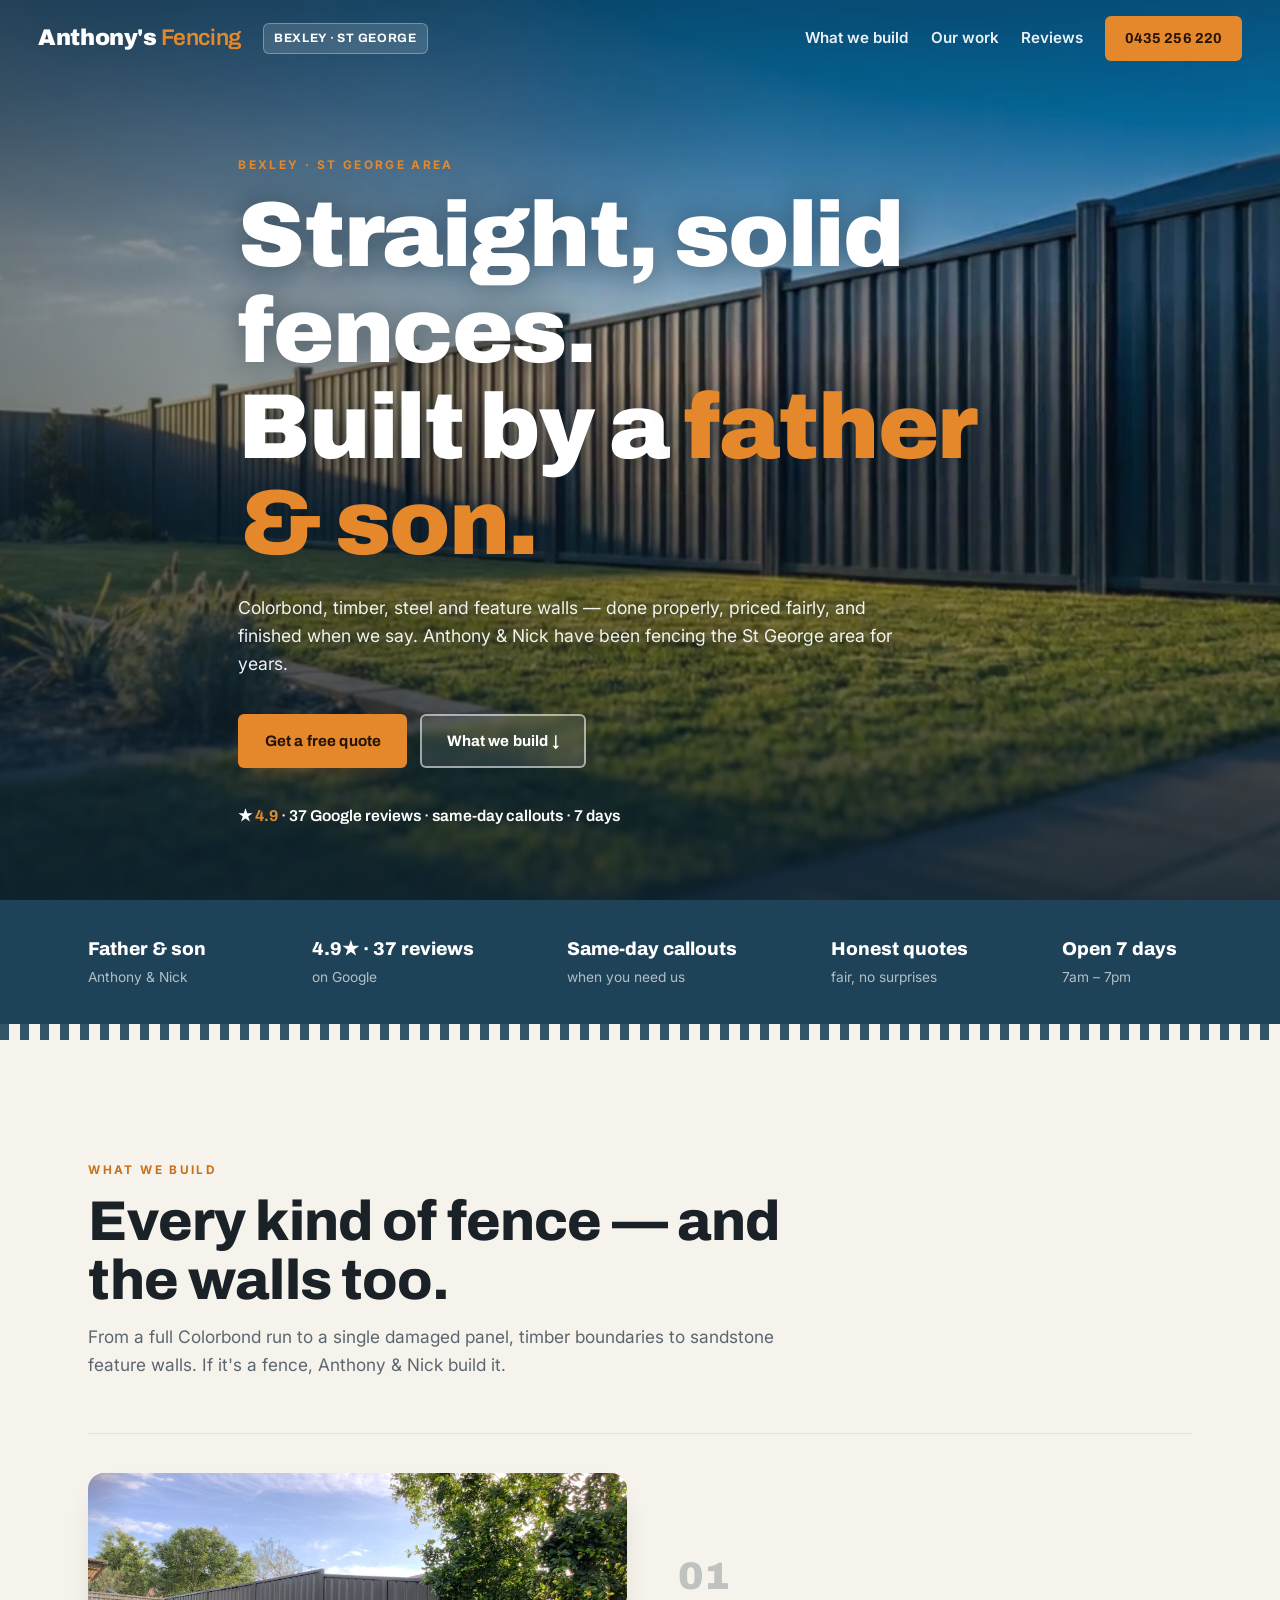
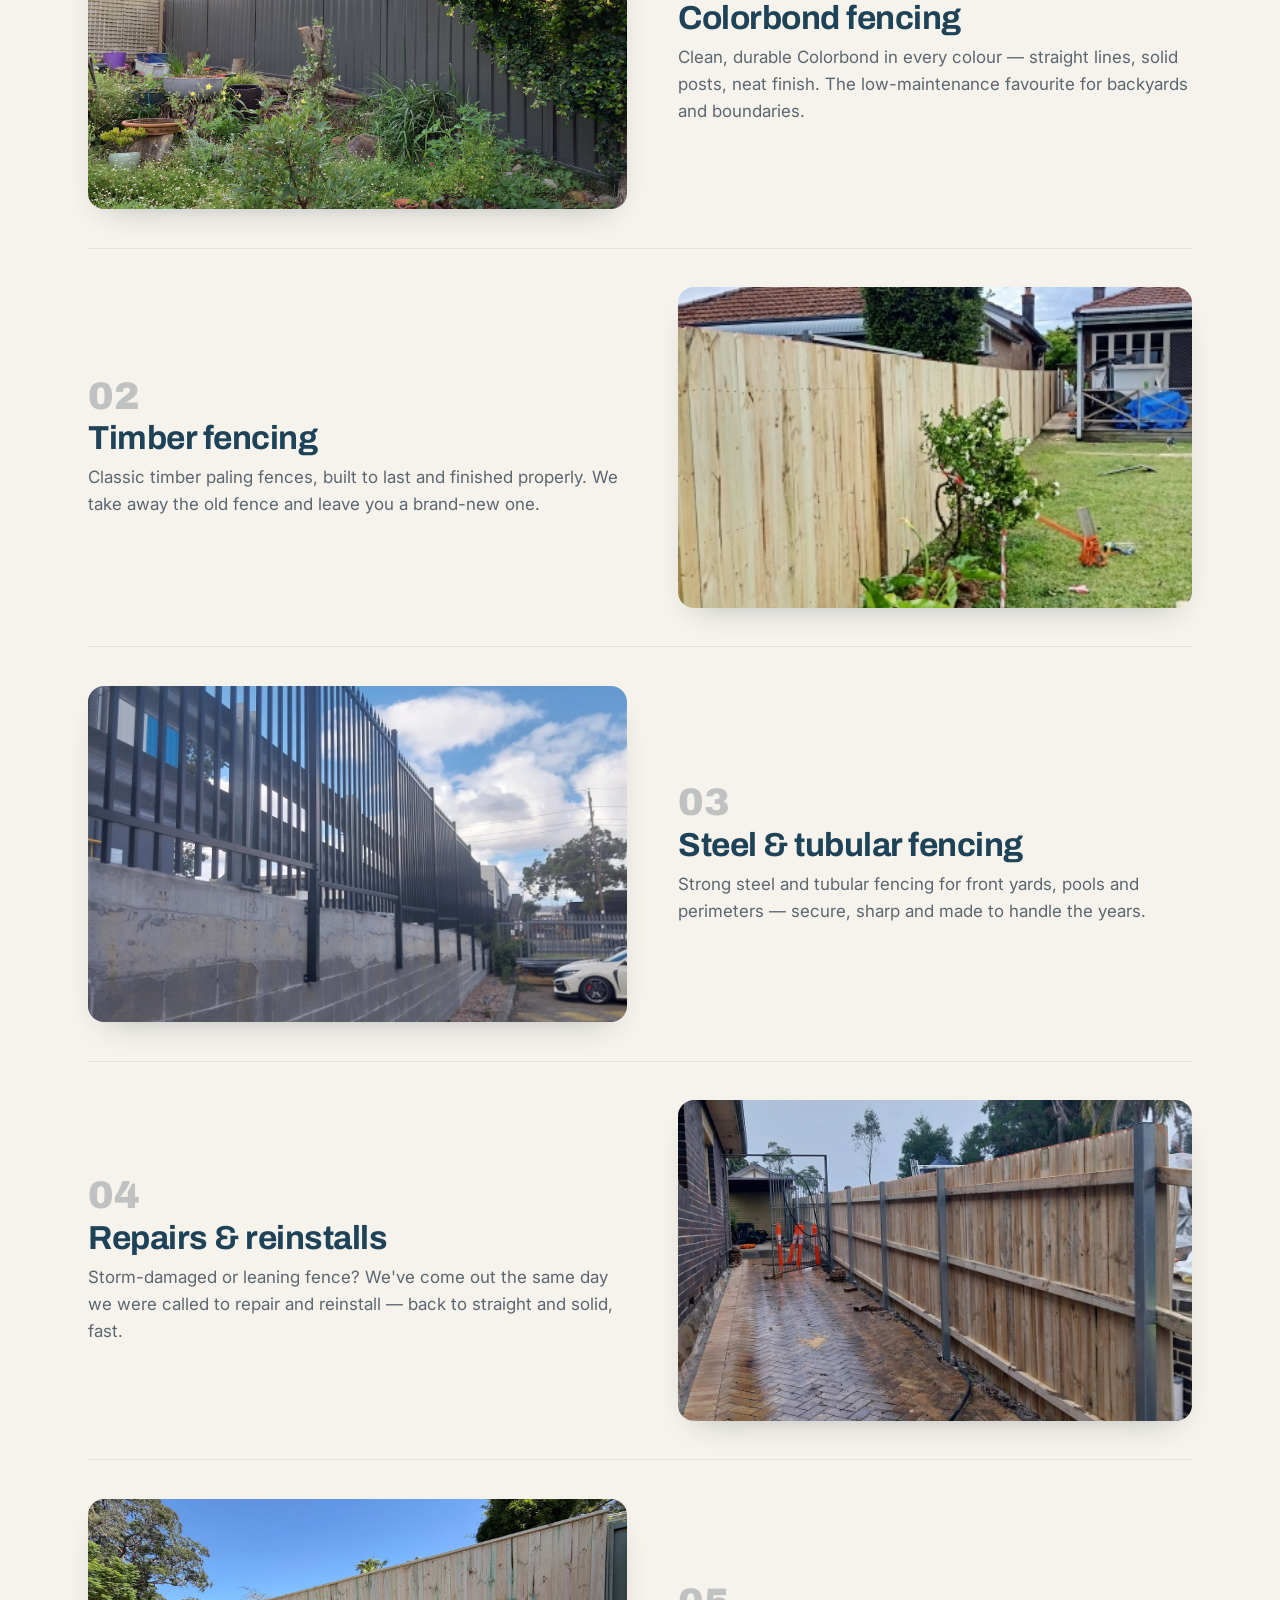
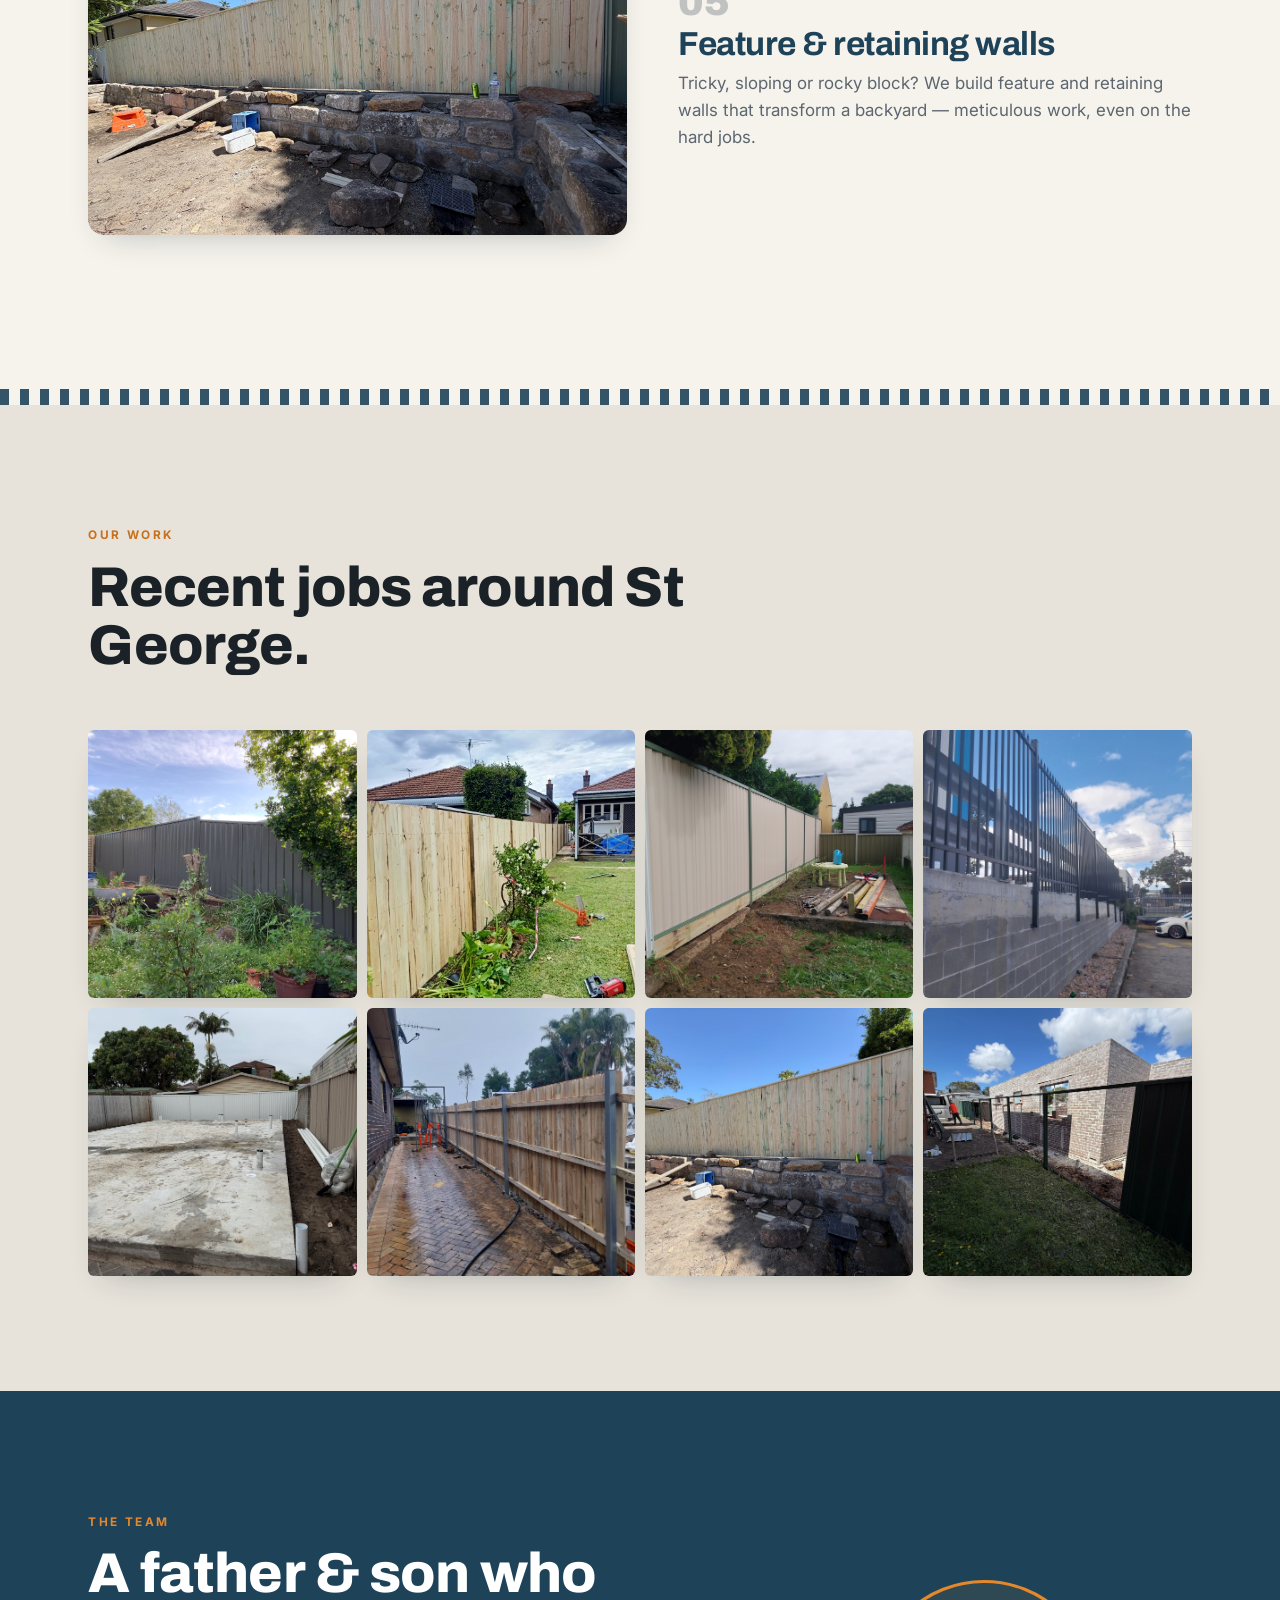
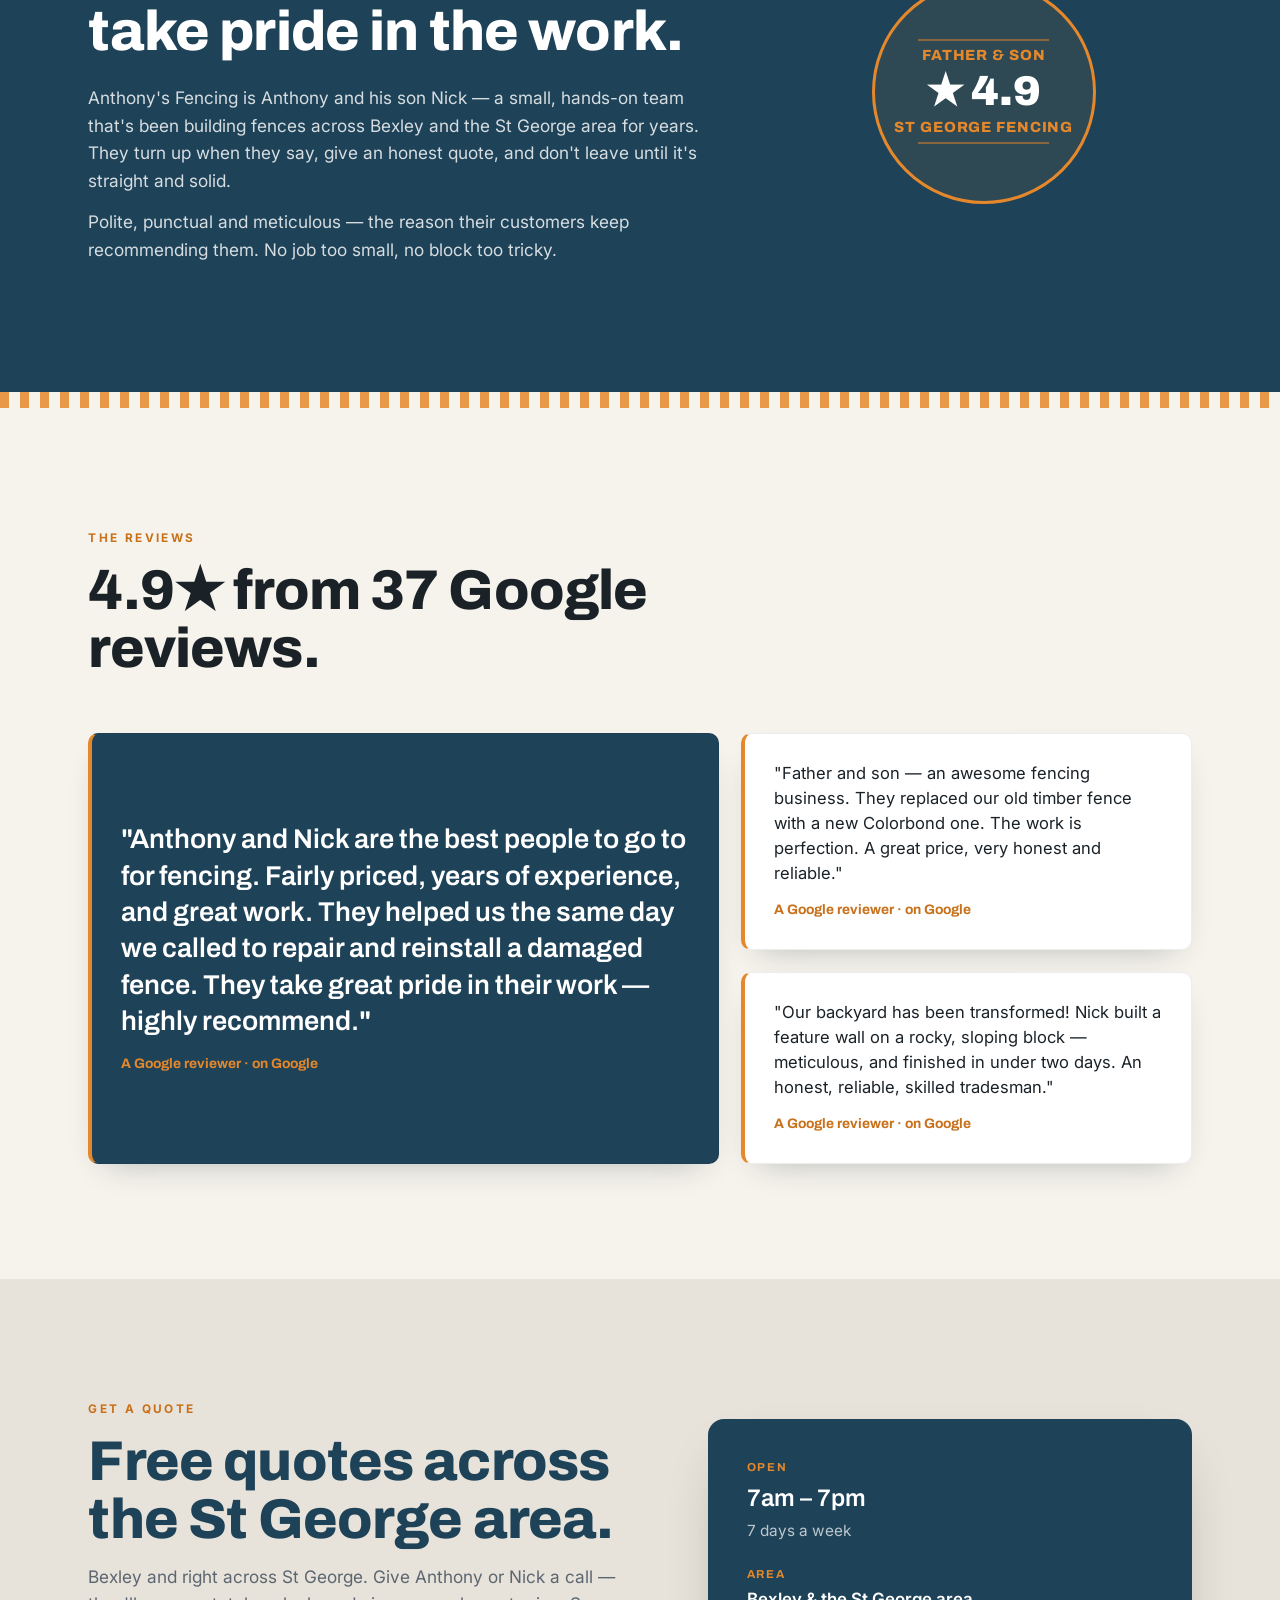
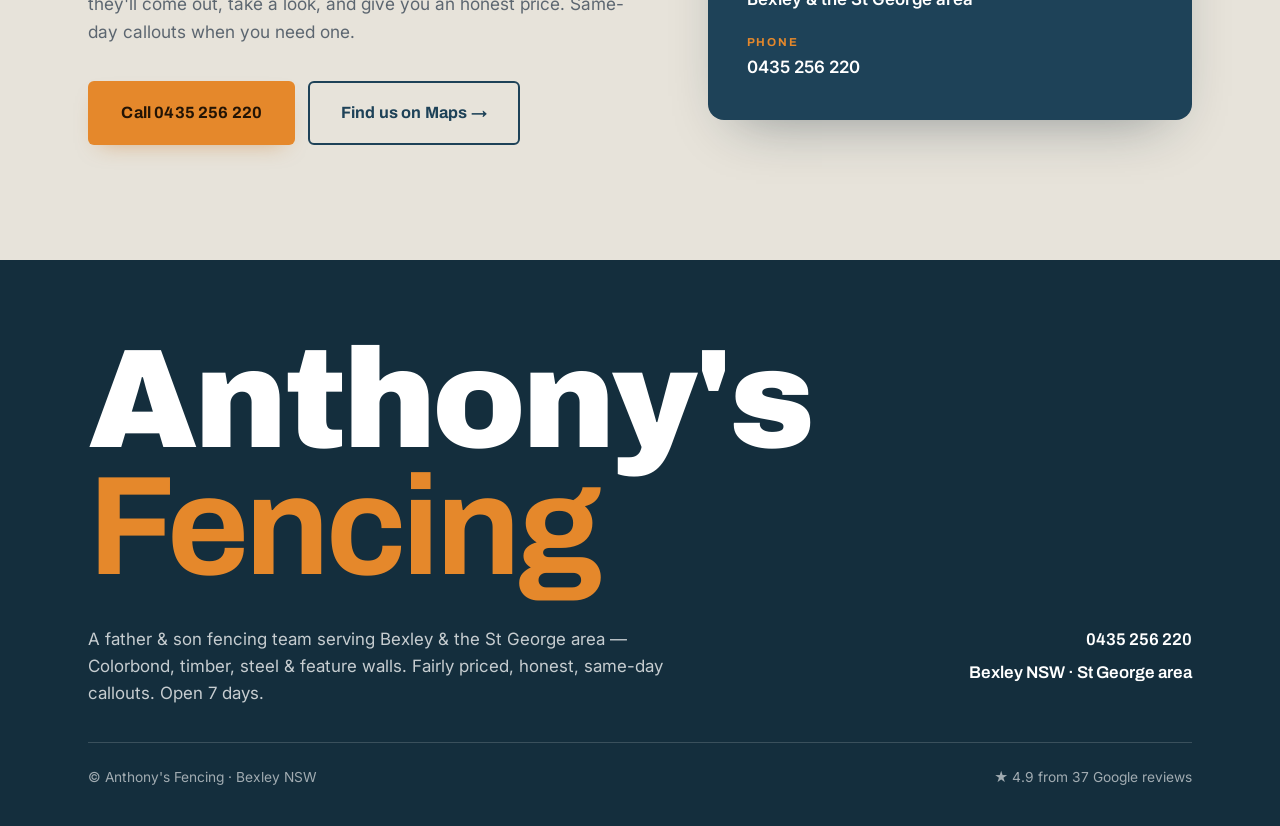
<file: index.html>
<!doctype html>
<html lang="en">
<head>
<meta charset="utf-8">
<meta name="viewport" content="width=device-width,initial-scale=1">
<meta name="robots" content="noindex,nofollow">
<title>Anthony's Fencing · Bexley — Colorbond, timber &amp; steel fencing, father &amp; son</title>
<meta name="description" content="Anthony's Fencing — a father &amp; son fencing team serving Bexley &amp; the St George area. Colorbond, timber, steel &amp; tubular fencing, fence repairs and feature walls. Fairly priced, honest, same-day callouts. 4.9★ from 37 Google reviews. Call 0435 256 220.">
<link rel="preconnect" href="https://fonts.googleapis.com">
<link rel="preconnect" href="https://fonts.gstatic.com" crossorigin>
<link href="https://fonts.googleapis.com/css2?family=Archivo:wght@500;600;700;800;900&family=Inter:wght@400;500;600;700&display=swap" rel="stylesheet">
<link rel="stylesheet" href="tokens.css">
<link rel="stylesheet" href="styles.css?v=2">
</head>
<body>

<!-- NAV -->
<nav class="nav" id="nav">
  <a class="wordmark" href="#top">Anthony's<span class="lt"> Fencing</span></a>
  <span class="loc-pill" aria-label="Bexley and the St George area">Bexley · St George</span>
  <div class="nav-links">
    <a href="#services">What we build</a>
    <a href="#work">Our work</a>
    <a href="#reviews">Reviews</a>
    <a class="btn btn-pill" href="tel:+61435256220">0435 256 220</a>
  </div>
  <button class="nav-toggle" id="navToggle" aria-label="Menu"><span></span><span></span><span></span></button>
  <div class="nav-drawer" id="navDrawer">
    <a href="#services">What we build</a>
    <a href="#work">Our work</a>
    <a href="#reviews">Reviews</a>
    <a href="#visit">Get a quote</a>
    <a class="btn btn-pill" href="tel:+61435256220">Call 0435 256 220</a>
  </div>
</nav>

<!-- HERO -->
<header class="hero" id="top">
  <div class="hero-media">
    <video autoplay muted loop playsinline poster="assets/images/hero-poster.jpg">
      <source src="assets/video/hero.mp4?v=1" type="video/mp4">
    </video>
  </div>
  <div class="wrap hero-inner">
    <span class="kicker">Bexley · St George area</span>
    <h1>Straight, solid fences.<br>Built by a <span class="hl">father &amp; son.</span></h1>
    <p class="sub">Colorbond, timber, steel and feature walls — done properly, priced fairly, and finished when we say. Anthony &amp; Nick have been fencing the St George area for years.</p>
    <div class="hero-cta">
      <a class="btn btn-primary" href="#visit">Get a free quote</a>
      <a class="btn btn-ghost" href="#services">What we build ↓</a>
    </div>
    <div class="rating-row">★ <b>4.9</b> · 37 Google reviews · same-day callouts · 7 days</div>
  </div>
</header>

<!-- TRUST band -->
<section class="trust">
  <div class="wrap trust-row">
    <div class="ti"><b>Father &amp; son</b><span>Anthony &amp; Nick</span></div>
    <div class="ti"><b>4.9★ · 37 reviews</b><span>on Google</span></div>
    <div class="ti"><b>Same-day callouts</b><span>when you need us</span></div>
    <div class="ti"><b>Honest quotes</b><span>fair, no surprises</span></div>
    <div class="ti"><b>Open 7 days</b><span>7am – 7pm</span></div>
  </div>
</section>

<div class="picket" aria-hidden="true"></div>

<!-- SERVICES · bold alternating rows -->
<section class="sec services" id="services">
  <div class="wrap">
    <div class="sec-head reveal">
      <span class="kicker dark">What we build</span>
      <h2>Every kind of fence — and the walls too.</h2>
      <p>From a full Colorbond run to a single damaged panel, timber boundaries to sandstone feature walls. If it's a fence, Anthony &amp; Nick build it.</p>
    </div>

    <div class="srow reveal">
      <div class="srow-img"><img src="assets/images/colorbond-charcoal.jpg" alt="Charcoal Colorbond steel fence along a landscaped backyard" loading="lazy"></div>
      <div class="srow-copy">
        <span class="snum">01</span>
        <h3>Colorbond fencing</h3>
        <p>Clean, durable Colorbond in every colour — straight lines, solid posts, neat finish. The low-maintenance favourite for backyards and boundaries.</p>
      </div>
    </div>

    <div class="srow alt reveal">
      <div class="srow-img"><img src="assets/images/timber-lawn.jpg" alt="New timber paling fence along a green lawn" loading="lazy"></div>
      <div class="srow-copy">
        <span class="snum">02</span>
        <h3>Timber fencing</h3>
        <p>Classic timber paling fences, built to last and finished properly. We take away the old fence and leave you a brand-new one.</p>
      </div>
    </div>

    <div class="srow reveal">
      <div class="srow-img"><img src="assets/images/steel-fence.jpg" alt="Black steel tubular fence on a block retaining wall" loading="lazy"></div>
      <div class="srow-copy">
        <span class="snum">03</span>
        <h3>Steel &amp; tubular fencing</h3>
        <p>Strong steel and tubular fencing for front yards, pools and perimeters — secure, sharp and made to handle the years.</p>
      </div>
    </div>

    <div class="srow alt reveal">
      <div class="srow-img"><img src="assets/images/timber-run.jpg" alt="Long timber fence with steel posts along a driveway" loading="lazy"></div>
      <div class="srow-copy">
        <span class="snum">04</span>
        <h3>Repairs &amp; reinstalls</h3>
        <p>Storm-damaged or leaning fence? We've come out the same day we were called to repair and reinstall — back to straight and solid, fast.</p>
      </div>
    </div>

    <div class="srow reveal">
      <div class="srow-img"><img src="assets/images/feature-wall.jpg" alt="Sandstone feature and retaining wall on a sloping block" loading="lazy"></div>
      <div class="srow-copy">
        <span class="snum">05</span>
        <h3>Feature &amp; retaining walls</h3>
        <p>Tricky, sloping or rocky block? We build feature and retaining walls that transform a backyard — meticulous work, even on the hard jobs.</p>
      </div>
    </div>
  </div>
</section>

<div class="picket" aria-hidden="true"></div>

<!-- WORK · grid of the real jobs -->
<section class="sec work" id="work">
  <div class="wrap">
    <div class="sec-head reveal">
      <span class="kicker dark">Our work</span>
      <h2>Recent jobs around St George.</h2>
    </div>
    <div class="work-grid reveal d1">
      <img src="assets/images/colorbond-charcoal.jpg" alt="Charcoal Colorbond fence behind a garden" loading="lazy">
      <img src="assets/images/timber-lawn.jpg" alt="Timber paling fence beside a lawn" loading="lazy">
      <img src="assets/images/colorbond-sand.jpg" alt="Sand-coloured Colorbond fence" loading="lazy">
      <img src="assets/images/steel-fence.jpg" alt="Black steel tubular fence" loading="lazy">
      <img src="assets/images/colorbond-concrete.jpg" alt="Colorbond fence around a concreted yard" loading="lazy">
      <img src="assets/images/timber-run.jpg" alt="Long timber fence run" loading="lazy">
      <img src="assets/images/feature-wall.jpg" alt="Sandstone feature wall" loading="lazy">
      <img src="assets/images/corner-fence.jpg" alt="Dark fence on a corner with brick wall" loading="lazy">
    </div>
  </div>
</section>

<!-- ABOUT · father & son, steel band + stamp -->
<section class="sec about" id="about">
  <div class="wrap about-wrap">
    <div class="about-copy">
      <span class="kicker reveal">The team</span>
      <h2 class="reveal">A father &amp; son who<br>take pride in the work.</h2>
      <p class="reveal d1">Anthony's Fencing is Anthony and his son Nick — a small, hands-on team that's been building fences across Bexley and the St George area for years. They turn up when they say, give an honest quote, and don't leave until it's straight and solid.</p>
      <p class="reveal d1">Polite, punctual and meticulous — the reason their customers keep recommending them. No job too small, no block too tricky.</p>
    </div>
    <div class="stamp reveal d1" aria-hidden="true">
      <span class="stamp-top">Father &amp; Son</span>
      <span class="stamp-mid">★ 4.9</span>
      <span class="stamp-bot">St George Fencing</span>
    </div>
  </div>
</section>

<div class="picket light" aria-hidden="true"></div>

<!-- PROOF · reviews -->
<section class="sec proof" id="reviews">
  <div class="wrap">
    <div class="sec-head reveal">
      <span class="kicker dark">The reviews</span>
      <h2>4.9★ from 37 Google reviews.</h2>
    </div>
    <div class="rev-grid">
      <figure class="rev big reveal d1">
        <blockquote>"Anthony and Nick are the best people to go to for fencing. Fairly priced, years of experience, and great work. They helped us the same day we called to repair and reinstall a damaged fence. They take great pride in their work — highly recommend."</blockquote>
        <figcaption>A Google reviewer · on Google</figcaption>
      </figure>
      <figure class="rev reveal d1">
        <blockquote>"Father and son — an awesome fencing business. They replaced our old timber fence with a new Colorbond one. The work is perfection. A great price, very honest and reliable."</blockquote>
        <figcaption>A Google reviewer · on Google</figcaption>
      </figure>
      <figure class="rev reveal d2">
        <blockquote>"Our backyard has been transformed! Nick built a feature wall on a rocky, sloping block — meticulous, and finished in under two days. An honest, reliable, skilled tradesman."</blockquote>
        <figcaption>A Google reviewer · on Google</figcaption>
      </figure>
    </div>
  </div>
</section>

<!-- VISIT · quote card -->
<section class="sec visit" id="visit">
  <div class="wrap visit-wrap">
    <div class="visit-copy reveal">
      <span class="kicker dark">Get a quote</span>
      <h2>Free quotes across the St George area.</h2>
      <p>Bexley and right across St George. Give Anthony or Nick a call — they'll come out, take a look, and give you an honest price. Same-day callouts when you need one.</p>
      <div class="visit-cta">
        <a class="btn btn-primary big" href="tel:+61435256220">Call 0435 256 220</a>
        <a class="btn btn-ghost-dark big" href="https://maps.google.com/?q=Anthony%27s+Fencing+Bexley+NSW" target="_blank" rel="noopener">Find us on Maps →</a>
      </div>
    </div>
    <div class="visit-info reveal d1">
      <div class="vi big-hours"><div class="l">Open</div><b>7am – 7pm</b><span>7 days a week</span></div>
      <div class="vi"><div class="l">Area</div><b>Bexley &amp; the St George area</b></div>
      <div class="vi"><div class="l">Phone</div><a href="tel:+61435256220">0435 256 220</a></div>
    </div>
  </div>
</section>

<!-- FOOTER -->
<footer>
  <div class="wrap">
    <div class="foot-big">Anthony's<span class="lt"> Fencing</span></div>
    <div class="foot-row">
      <p class="foot-blurb">A father &amp; son fencing team serving Bexley &amp; the St George area — Colorbond, timber, steel &amp; feature walls. Fairly priced, honest, same-day callouts. Open 7 days.</p>
      <div class="foot-contact">
        <a href="tel:+61435256220">0435 256 220</a>
        <a href="https://maps.google.com/?q=Anthony%27s+Fencing+Bexley+NSW" target="_blank" rel="noopener">Bexley NSW · St George area</a>
      </div>
    </div>
    <div class="foot-bot"><span>© Anthony's Fencing · Bexley NSW</span><span>★ 4.9 from 37 Google reviews</span></div>
  </div>
</footer>

<script src="main.js?v=3"></script>
</body>
</html>
</file>
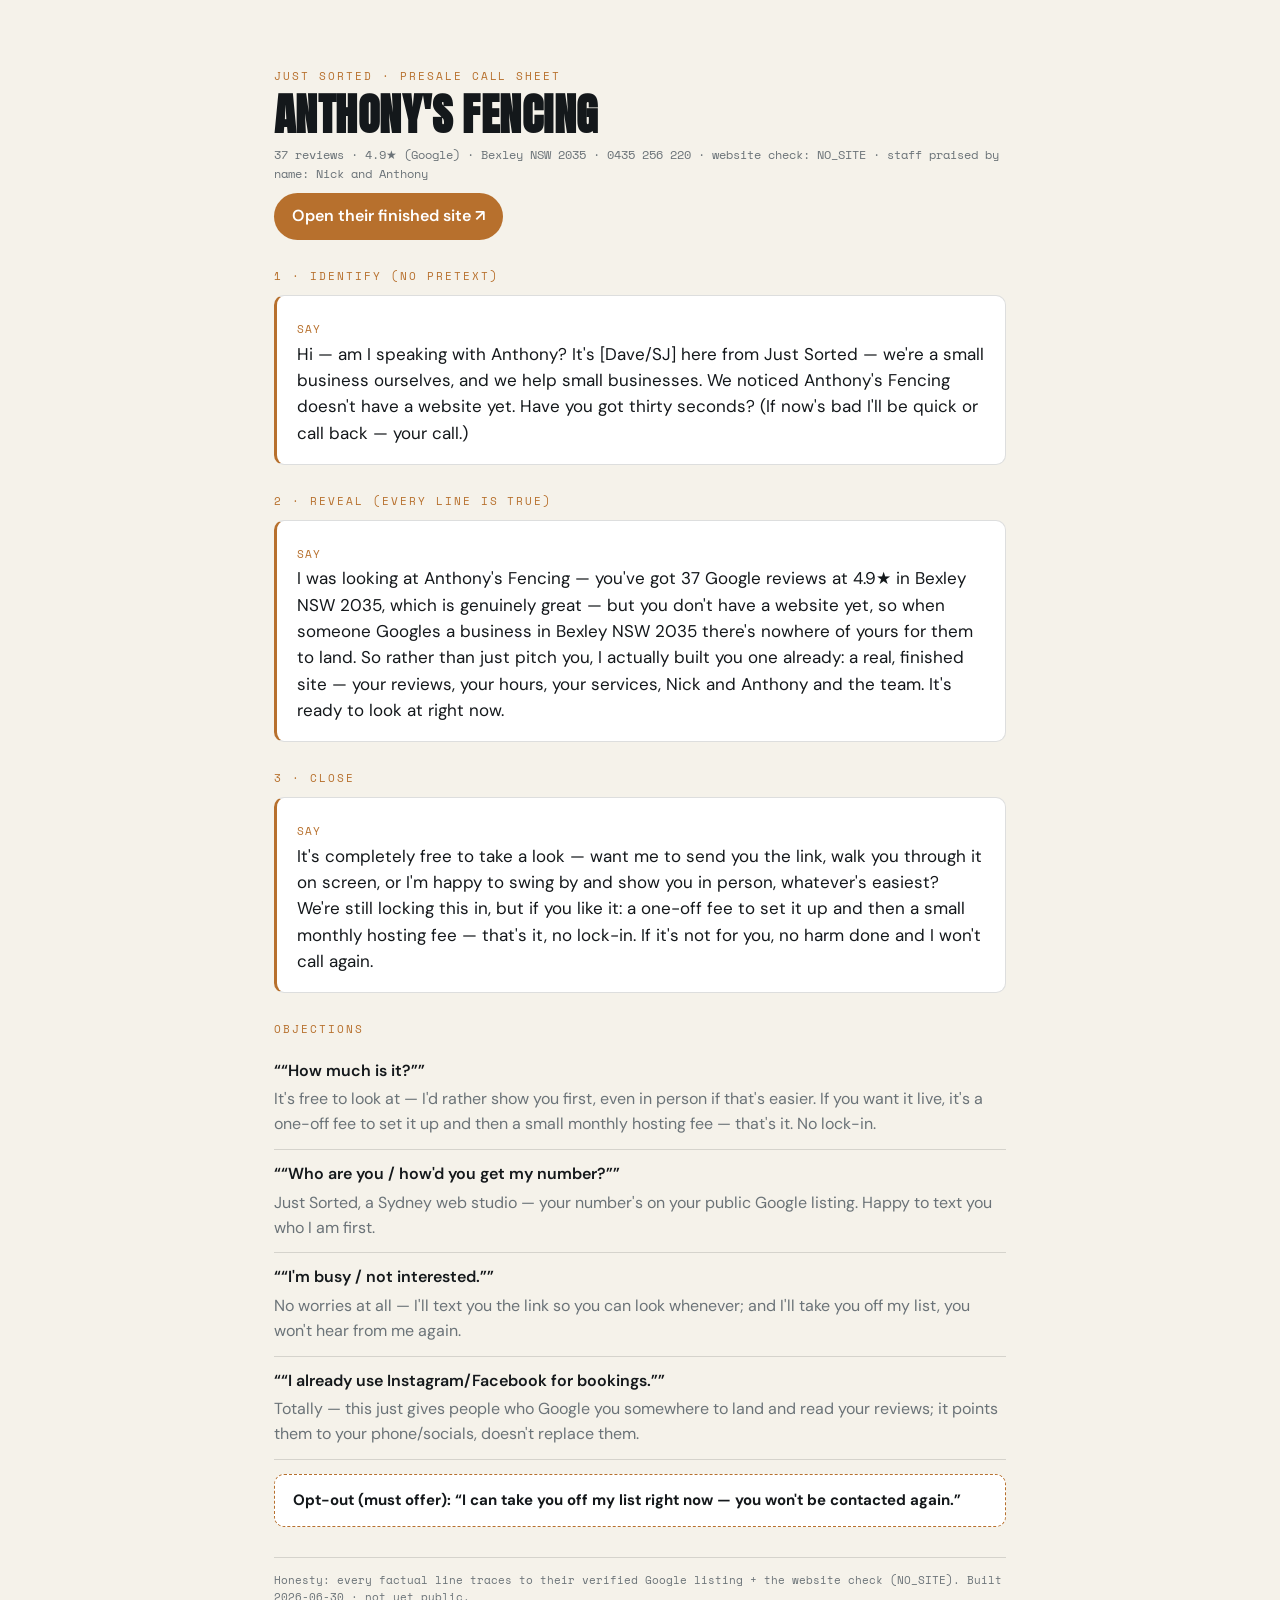
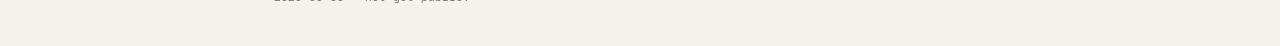
<file: call-sheet.html>
<!DOCTYPE html><html lang="en-AU"><head><meta charset="UTF-8">
<meta name="viewport" content="width=device-width, initial-scale=1">
<meta name="robots" content="noindex,nofollow">
<title>Call sheet — Anthony&#x27;s Fencing</title>
<link href="https://fonts.googleapis.com/css2?family=Anton&family=DM+Sans:wght@400;500;600&family=Space+Mono:wght@400;700&display=swap" rel="stylesheet">
<style>
:root{--ink:#14181B;--paper:#F5F2EA;--clay:#B7702D;--steel:#6B7378;--line:rgba(20,24,27,.14)}
*{box-sizing:border-box;margin:0;padding:0}
body{font-family:'DM Sans',system-ui,sans-serif;background:var(--paper);color:var(--ink);line-height:1.55;padding:40px 24px;max-width:780px;margin:0 auto}
h1{font-family:'Anton',sans-serif;text-transform:uppercase;font-size:clamp(28px,5vw,44px);letter-spacing:.01em;line-height:.98}
.lbl{font-family:'Space Mono',monospace;font-size:11px;letter-spacing:.18em;text-transform:uppercase;color:var(--clay);margin:28px 0 8px}
.facts{font-family:'Space Mono',monospace;font-size:12px;color:var(--steel);margin-top:10px}
.act{background:#fff;border:1px solid var(--line);border-left:3px solid var(--clay);border-radius:10px;padding:18px 20px;margin-top:10px;font-size:17px}
.actno{font-family:'Space Mono',monospace;font-size:11px;color:var(--clay);letter-spacing:.1em}
.prev{display:inline-block;margin-top:10px;background:var(--clay);color:#fff;font-weight:600;padding:11px 18px;border-radius:999px;text-decoration:none}
.obj{border-bottom:1px solid var(--line);padding:12px 0}.obj q{font-weight:600}.obj p{color:var(--steel);margin-top:4px}
.optout{background:#fff;border:1px dashed var(--clay);border-radius:10px;padding:14px 18px;margin-top:14px;font-size:15px}
.foot{font-family:'Space Mono',monospace;font-size:11px;color:var(--steel);margin-top:30px;border-top:1px solid var(--line);padding-top:14px}
</style></head><body>
<div class="lbl">Just Sorted · presale call sheet</div>
<h1>Anthony&#x27;s Fencing</h1>
<div class="facts">37 reviews · 4.9★ (Google) · Bexley NSW 2035 · 0435 256 220 · website check: NO_SITE · staff praised by name: Nick and Anthony</div>
<a class="prev" href="/d/presale/anthonys-fencing/index.html" target="_blank">Open their finished site ↗</a>
<div class="lbl">1 · Identify (no pretext)</div><div class="act"><span class="actno">SAY</span><br>Hi — am I speaking with Anthony? It&#x27;s [Dave/SJ] here from Just Sorted — we&#x27;re a small business ourselves, and we help small businesses. We noticed Anthony&#x27;s Fencing doesn&#x27;t have a website yet. Have you got thirty seconds? (If now&#x27;s bad I&#x27;ll be quick or call back — your call.)</div>
<div class="lbl">2 · Reveal (every line is true)</div><div class="act"><span class="actno">SAY</span><br>I was looking at Anthony&#x27;s Fencing — you&#x27;ve got 37 Google reviews at 4.9★ in Bexley NSW 2035, which is genuinely great — but you don&#x27;t have a website yet, so when someone Googles a business in Bexley NSW 2035 there&#x27;s nowhere of yours for them to land. So rather than just pitch you, I actually built you one already: a real, finished site — your reviews, your hours, your services, Nick and Anthony and the team. It&#x27;s ready to look at right now.</div>
<div class="lbl">3 · Close</div><div class="act"><span class="actno">SAY</span><br>It&#x27;s completely free to take a look — want me to send you the link, walk you through it on screen, or I&#x27;m happy to swing by and show you in person, whatever&#x27;s easiest? We&#x27;re still locking this in, but if you like it: a one-off fee to set it up and then a small monthly hosting fee — that&#x27;s it, no lock-in. If it&#x27;s not for you, no harm done and I won&#x27;t call again.</div>
<div class="lbl">Objections</div><div class="obj"><q>“How much is it?”</q><p>It&#x27;s free to look at — I&#x27;d rather show you first, even in person if that&#x27;s easier. If you want it live, it&#x27;s a one-off fee to set it up and then a small monthly hosting fee — that&#x27;s it. No lock-in.</p></div><div class="obj"><q>“Who are you / how&#x27;d you get my number?”</q><p>Just Sorted, a Sydney web studio — your number&#x27;s on your public Google listing. Happy to text you who I am first.</p></div><div class="obj"><q>“I&#x27;m busy / not interested.”</q><p>No worries at all — I&#x27;ll text you the link so you can look whenever; and I&#x27;ll take you off my list, you won&#x27;t hear from me again.</p></div><div class="obj"><q>“I already use Instagram/Facebook for bookings.”</q><p>Totally — this just gives people who Google you somewhere to land and read your reviews; it points them to your phone/socials, doesn&#x27;t replace them.</p></div>
<div class="optout"><b>Opt-out (must offer): “I can take you off my list right now — you won&#x27;t be contacted again.”</b></div>
<div class="foot">Honesty: every factual line traces to their verified Google listing + the website check (NO_SITE). Built 2026-06-30 · not yet public.</div>
</body></html>
</file>
<file: tokens.css>
/* Anthony's Fencing — design tokens. Bold, honest, dependable family-trade energy.
   Grounded: father & son (Anthony & Nick), Colorbond + timber + steel + feature walls,
   Bexley / St George, 4.9★, same-day callouts, honest quotes — no logo, no website.
   DELIBERATELY distinct from the two prior fencing builds:
     · Affordable Fencing = earthy / warm
     · Underwood Gates    = premium architectural graphite + aluminium + eucalypt, masonry gallery
   Anthony's = strong steel-blue + warm safety-amber + concrete on warm paper, Archivo display,
   bold service rows + a "father & son" stamp + a picket divider motif. */
:root{
  /* palette — confident steel + warm trade-amber */
  --paper:     #F6F3EC;   /* warm off-white ground */
  --paper-2:   #FFFFFF;
  --galv:      #E7E3DA;   /* galvanised pale surface */
  --steel:     #1E4258;   /* deep steel-blue — signature / dark bands */
  --steel-deep:#142E3D;
  --steel-ink: #0E2230;
  --steel-mid: #3D6378;   /* mid steel */
  --amber:     #E5882B;   /* warm safety-amber — CTA / accent */
  --amber-deep:#C8701A;
  --concrete:  #8B9298;   /* galvanised grey */
  --ink:       #1A2228;   /* near-black steel text */
  --ink-soft:  #5C6670;
  --line:      rgba(26,34,40,.16);
  --line-soft: rgba(26,34,40,.08);
  --line-light:rgba(246,243,236,.18);

  /* type */
  --f-display:"Archivo","Helvetica Neue",Arial,sans-serif;  /* strong, expanded, industrial-confident */
  --f-body:   "Inter","Helvetica Neue",Arial,sans-serif;     /* neutral, clean, readable */
  --t-hero: clamp(2.9rem, 7.2vw, 6rem);
  --t-h2:   clamp(2rem, 4.4vw, 3.5rem);
  --t-h3:   clamp(1.2rem, 1.85vw, 1.55rem);
  --t-mega: clamp(3rem, 11vw, 9rem);
  --t-body: 1.06rem;
  --t-kicker:.74rem;

  /* spacing */
  --s-2:.5rem; --s-3:.85rem; --s-4:1.4rem; --s-5:2.2rem; --s-6:3.4rem; --s-7:clamp(4rem,9vw,7.5rem);
  --maxw:1180px;

  /* radii — squarer, sturdier than the cafes (a trade, not a cafe) */
  --r-sm:6px; --r-md:10px; --r-lg:16px; --r-pill:999px;

  /* shadows */
  --shadow-soft: 0 24px 56px -28px rgba(14,34,48,.46);
  --shadow-card: 0 14px 32px -18px rgba(14,34,48,.32);
  --shadow-pop:  0 10px 22px -12px rgba(200,112,26,.5);

  /* motion */
  --dur:.5s;
  --ease: cubic-bezier(.22,1,.36,1);
  --ease-out: cubic-bezier(.16,1,.3,1);
}
</file>
<file: styles.css>
/* Anthony's Fencing — bold honest family-trade. Distinct from prior fencing builds.
   Last updated: 2026-06-29 18:05 AEST */

*{box-sizing:border-box;margin:0;padding:0}
html{scroll-behavior:smooth}
body{
  font-family:var(--f-body);
  font-size:var(--t-body);
  line-height:1.6;
  color:var(--ink);
  background:var(--paper);
  -webkit-font-smoothing:antialiased;
  overflow-x:hidden;
}
img{max-width:100%;display:block}
a{color:inherit;text-decoration:none}
.wrap{max-width:var(--maxw);margin:0 auto;padding:0 clamp(1.2rem,4vw,2.4rem)}

/* ---------- type ---------- */
.kicker{
  display:inline-block;font-family:var(--f-body);font-weight:700;
  font-size:var(--t-kicker);letter-spacing:.2em;text-transform:uppercase;
  color:var(--amber);margin-bottom:var(--s-3);
}
.kicker.dark{color:var(--amber-deep)}
h1,h2,h3{font-family:var(--f-display);font-weight:800;line-height:1.04;letter-spacing:-.015em}
h2{font-size:var(--t-h2)}
h3{font-size:var(--t-h3);font-weight:700}
.hl{color:var(--amber)}

/* ---------- buttons ---------- */
.btn{
  display:inline-flex;align-items:center;justify-content:center;gap:.5em;
  font-family:var(--f-display);font-weight:700;font-size:.95rem;letter-spacing:.01em;
  padding:.85em 1.6em;border-radius:var(--r-sm);
  cursor:pointer;border:2px solid transparent;
  transition:transform var(--dur) var(--ease),background var(--dur) var(--ease),color var(--dur) var(--ease),box-shadow var(--dur) var(--ease);
}
.btn-primary{background:var(--amber);color:#231405;box-shadow:var(--shadow-pop)}
.btn-primary:hover{background:var(--amber-deep);color:#fff;transform:translateY(-2px)}
.btn-ghost{background:rgba(255,255,255,.1);color:#fff;border-color:rgba(255,255,255,.55);backdrop-filter:blur(4px)}
.btn-ghost:hover{background:rgba(255,255,255,.2);transform:translateY(-2px)}
.btn-ghost-dark{background:transparent;color:var(--steel);border-color:var(--steel)}
.btn-ghost-dark:hover{background:var(--steel);color:#fff;transform:translateY(-2px)}
.btn-pill{background:var(--amber);color:#231405;padding:.62em 1.2em;font-size:.9rem;border-radius:var(--r-sm)}
.btn-pill:hover{background:var(--amber-deep);color:#fff;transform:translateY(-2px)}
.btn.big{padding:1.05em 1.9em;font-size:1.02rem}

/* ---------- NAV ---------- */
.nav{
  position:fixed;top:0;left:0;right:0;z-index:60;
  display:flex;align-items:center;gap:var(--s-4);
  padding:1rem clamp(1.2rem,4vw,2.4rem);
  transition:background var(--dur) var(--ease),box-shadow var(--dur) var(--ease),padding var(--dur) var(--ease);
}
.nav.scrolled{background:var(--paper);box-shadow:0 1px 0 var(--line),0 6px 24px -16px rgba(14,34,48,.3);padding:.6rem clamp(1.2rem,4vw,2.4rem)}
.wordmark{
  font-family:var(--f-display);font-weight:900;font-size:1.42rem;letter-spacing:-.02em;color:#fff;
  transition:color var(--dur) var(--ease);
}
.wordmark .lt{font-weight:600;color:var(--amber)}
.nav.scrolled .wordmark{color:var(--steel)}
.nav.scrolled .wordmark .lt{color:var(--amber-deep)}
.loc-pill{
  margin-right:auto;font-family:var(--f-display);font-size:.76rem;font-weight:700;letter-spacing:.06em;text-transform:uppercase;
  color:#fff;background:rgba(255,255,255,.14);border:1px solid rgba(255,255,255,.3);
  padding:.36em .8em;border-radius:var(--r-sm);backdrop-filter:blur(4px);
  transition:color var(--dur) var(--ease),background var(--dur) var(--ease),border-color var(--dur) var(--ease);
}
.nav.scrolled .loc-pill{color:var(--steel);background:rgba(30,66,88,.1);border-color:rgba(30,66,88,.22)}
.nav-links{display:flex;align-items:center;gap:var(--s-4)}
.nav-links a:not(.btn){font-weight:600;font-size:.95rem;color:#fff;opacity:.92;transition:color var(--dur),opacity var(--dur)}
.nav-links a:not(.btn):hover{opacity:1}
.nav.scrolled .nav-links a:not(.btn){color:var(--ink)}
.nav-toggle{display:none;flex-direction:column;gap:5px;background:none;border:0;cursor:pointer;padding:6px}
.nav-toggle span{width:26px;height:2.5px;background:#fff;border-radius:2px;transition:background var(--dur)}
.nav.scrolled .nav-toggle span{background:var(--steel)}
.nav-drawer{position:absolute;top:100%;left:0;right:0;background:var(--steel-deep);display:none;flex-direction:column;gap:.2rem;padding:1rem 1.4rem 1.6rem}
.nav-drawer.open{display:flex}
.nav-drawer a:not(.btn){color:#fff;font-weight:600;padding:.7rem 0;border-bottom:1px solid rgba(255,255,255,.12)}
.nav-drawer .btn{margin-top:.8rem}

/* ---------- HERO ---------- */
.hero{position:relative;min-height:100svh;display:flex;align-items:flex-end;overflow:hidden}
.hero-media{position:absolute;inset:0;z-index:0}
.hero-media video{width:100%;height:100%;object-fit:cover}
.hero-media::after{
  content:"";position:absolute;inset:0;
  background:
    linear-gradient(180deg,rgba(14,34,48,.46) 0%,rgba(14,34,48,.08) 32%,rgba(14,34,48,.2) 56%,rgba(14,34,48,.82) 100%),
    linear-gradient(90deg,rgba(14,34,48,.5) 0%,rgba(14,34,48,0) 60%);
}
.hero-inner{position:relative;z-index:2;padding-bottom:clamp(3.4rem,8vh,6rem);padding-top:7rem;color:#fff;max-width:880px}
.hero .kicker{color:var(--amber)}
.hero h1{font-size:var(--t-hero);font-weight:900;color:#fff;text-shadow:0 2px 30px rgba(14,34,48,.5)}
.hero .sub{margin-top:var(--s-4);max-width:38em;font-size:1.1rem;color:rgba(255,255,255,.93);text-shadow:0 1px 14px rgba(14,34,48,.5)}
.hero-cta{display:flex;flex-wrap:wrap;gap:.8rem;margin-top:var(--s-5)}
.rating-row{margin-top:var(--s-5);font-family:var(--f-display);font-weight:600;font-size:.98rem;color:#fff}
.rating-row b{color:var(--amber)}

/* ---------- TRUST band ---------- */
.trust{background:var(--steel);color:#fff;padding:clamp(1.6rem,3vw,2.2rem) 0}
.trust-row{display:flex;flex-wrap:wrap;justify-content:space-between;gap:1.4rem}
.ti{display:flex;flex-direction:column;gap:.1rem;min-width:130px}
.ti b{font-family:var(--f-display);font-weight:800;font-size:1.16rem}
.ti span{color:rgba(255,255,255,.66);font-size:.86rem}

/* ---------- picket divider (signature) ---------- */
.picket{height:16px;background:repeating-linear-gradient(90deg,var(--steel) 0 9px,transparent 9px 20px);opacity:.9}
.picket.light{background:repeating-linear-gradient(90deg,var(--amber) 0 9px,transparent 9px 20px);opacity:.85}

/* ---------- generic section ---------- */
.sec{padding:var(--s-7) 0}
.sec-head{max-width:720px;margin-bottom:var(--s-6)}
.sec-head h2{margin-bottom:var(--s-3)}
.sec-head p{color:var(--ink-soft);font-size:1.08rem}
.sec-head.light .kicker{color:var(--amber)}
.sec-head.light h2{color:#fff}

/* ---------- SERVICES · bold alternating rows ---------- */
.services{background:var(--paper)}
.srow{display:grid;grid-template-columns:1.05fr 1fr;gap:clamp(1.6rem,4vw,4rem);align-items:center;padding:clamp(1.4rem,3vw,2.4rem) 0;border-top:1px solid var(--line-soft)}
.srow.alt .srow-img{order:2}
.srow.alt .srow-copy{order:1}
.srow-img{border-radius:var(--r-lg);overflow:hidden;box-shadow:var(--shadow-card)}
.srow-img img{width:100%;aspect-ratio:16/10;object-fit:cover;transition:transform .8s var(--ease)}
.srow:hover .srow-img img{transform:scale(1.04)}
.srow-copy{position:relative}
.snum{font-family:var(--f-display);font-weight:900;font-size:2.4rem;color:var(--concrete);opacity:.5;line-height:1;display:block;margin-bottom:.4rem}
.srow-copy h3{font-size:clamp(1.5rem,2.6vw,2.1rem);margin-bottom:.5rem;color:var(--steel)}
.srow-copy p{color:var(--ink-soft);font-size:1.06rem;max-width:34em}

/* ---------- WORK · grid ---------- */
.work{background:var(--galv)}
.work-grid{display:grid;grid-template-columns:repeat(4,1fr);gap:10px}
.work-grid img{width:100%;aspect-ratio:1/1;object-fit:cover;border-radius:var(--r-sm);box-shadow:var(--shadow-card);transition:transform var(--dur) var(--ease)}
.work-grid img:hover{transform:translateY(-4px)}

/* ---------- ABOUT · steel band + stamp ---------- */
.about{background:var(--steel);color:#fff}
.about .kicker{color:var(--amber)}
.about-wrap{display:grid;grid-template-columns:1.5fr 1fr;gap:clamp(2rem,5vw,5rem);align-items:center}
.about-copy h2{color:#fff;margin-bottom:var(--s-4)}
.about-copy p{color:rgba(255,255,255,.82);font-size:1.08rem;margin-bottom:var(--s-3);max-width:36em}
.stamp{
  justify-self:center;width:clamp(180px,20vw,224px);aspect-ratio:1;border-radius:50%;
  border:3px solid var(--amber);display:flex;flex-direction:column;align-items:center;justify-content:center;gap:.2rem;
  transform:rotate(-8deg);background:rgba(229,136,43,.08);text-align:center;
}
.stamp-top,.stamp-bot{font-family:var(--f-display);font-weight:800;font-size:.92rem;letter-spacing:.06em;text-transform:uppercase;color:var(--amber)}
.stamp-mid{font-family:var(--f-display);font-weight:900;font-size:2.6rem;color:#fff;line-height:1}
.stamp::before,.stamp::after{content:"";width:60%;height:2px;background:rgba(229,136,43,.5)}

/* ---------- PROOF · reviews ---------- */
.proof{background:var(--paper)}
.rev-grid{display:grid;grid-template-columns:1.4fr 1fr;grid-template-rows:auto auto;gap:1.4rem}
.rev{background:var(--paper-2);border:1px solid var(--line-soft);border-left:4px solid var(--amber);border-radius:var(--r-md);padding:1.7rem 1.8rem;box-shadow:var(--shadow-card)}
.rev.big{grid-row:span 2;display:flex;flex-direction:column;justify-content:center;background:var(--steel);border-left-color:var(--amber)}
.rev blockquote{font-size:1.04rem;line-height:1.5;color:var(--ink)}
.rev.big blockquote{font-family:var(--f-display);font-weight:600;font-size:clamp(1.3rem,2.2vw,1.7rem);line-height:1.34;color:#fff}
.rev figcaption{margin-top:var(--s-3);font-family:var(--f-display);font-weight:700;font-size:.86rem;color:var(--amber-deep)}
.rev.big figcaption{color:var(--amber)}

/* ---------- VISIT ---------- */
.visit{background:var(--galv)}
.visit-wrap{display:grid;grid-template-columns:1.15fr 1fr;gap:clamp(2rem,5vw,4.5rem);align-items:center}
.visit-copy h2{color:var(--steel);margin-bottom:var(--s-3)}
.visit-copy p{color:var(--ink-soft);font-size:1.08rem;max-width:32em}
.visit-cta{display:flex;flex-wrap:wrap;gap:.8rem;margin-top:var(--s-5)}
.visit-info{background:var(--steel);color:#fff;border-radius:var(--r-lg);box-shadow:var(--shadow-soft);padding:clamp(1.6rem,3vw,2.4rem);display:flex;flex-direction:column;gap:1.3rem}
.vi{display:flex;flex-direction:column;gap:.15rem}
.vi .l{font-family:var(--f-display);font-size:.72rem;font-weight:700;letter-spacing:.16em;text-transform:uppercase;color:var(--amber)}
.vi a,.vi b{font-size:1.06rem;color:#fff;font-weight:600}
.vi a:hover{color:var(--amber)}
.vi.big-hours b{font-family:var(--f-display);font-size:1.5rem}
.vi.big-hours span{color:rgba(255,255,255,.7);font-size:.96rem}

/* ---------- FOOTER ---------- */
footer{background:var(--steel-deep);color:#fff;padding:clamp(3rem,6vw,5rem) 0 2.4rem}
.foot-big{font-family:var(--f-display);font-weight:900;font-size:var(--t-mega);line-height:.9;letter-spacing:-.03em;color:#fff}
.foot-big .lt{color:var(--amber);font-weight:700}
.foot-row{display:flex;flex-wrap:wrap;justify-content:space-between;gap:var(--s-5);margin-top:var(--s-5);padding-bottom:var(--s-5);border-bottom:1px solid rgba(255,255,255,.16)}
.foot-blurb{max-width:36em;color:rgba(255,255,255,.76)}
.foot-contact{display:flex;flex-direction:column;gap:.4rem;text-align:right}
.foot-contact a{font-family:var(--f-display);font-weight:600}
.foot-contact a:hover{color:var(--amber)}
.foot-bot{display:flex;flex-wrap:wrap;justify-content:space-between;gap:1rem;margin-top:var(--s-4);font-size:.86rem;color:rgba(255,255,255,.6)}

/* ---------- reveal ---------- */
.reveal{opacity:0;transform:translateY(26px);transition:opacity .7s var(--ease-out),transform .7s var(--ease-out)}
.reveal.in{opacity:1;transform:none}
.reveal.d1{transition-delay:.1s}
.reveal.d2{transition-delay:.2s}
@media (prefers-reduced-motion:reduce){
  .reveal{opacity:1;transform:none;transition:none}
  html{scroll-behavior:auto}
}

/* ---------- responsive ---------- */
@media (max-width:880px){
  .nav-links{display:none}
  .nav-toggle{display:flex}
  .loc-pill{display:none}
  .trust-row{gap:1rem 1.4rem}
  .ti{min-width:42%}
  .srow{grid-template-columns:1fr;gap:1.2rem}
  .srow.alt .srow-img{order:0}
  .srow.alt .srow-copy{order:0}
  .work-grid{grid-template-columns:repeat(2,1fr)}
  .about-wrap{grid-template-columns:1fr;gap:2.4rem}
  .stamp{order:-1}
  .rev-grid{grid-template-columns:1fr}
  .rev.big{grid-row:auto}
  .visit-wrap{grid-template-columns:1fr}
}
@media (max-width:520px){
  .hero h1{font-size:clamp(2.4rem,10vw,3.2rem)}
  .work-grid{grid-template-columns:repeat(2,1fr)}
  .foot-contact{text-align:left}
}

/* Hide Safari/iOS play-button overlay shown when autoplay is blocked — hero shows a clean
   poster frame; the muted video starts on autoplay (where allowed) or first scroll/tap. */
video::-webkit-media-controls-start-playback-button,
video::-webkit-media-controls-overlay-play-button,
video::-webkit-media-controls-play-button,
video::-webkit-media-controls-panel,
video::-webkit-media-controls{display:none!important;-webkit-appearance:none}
</file>
